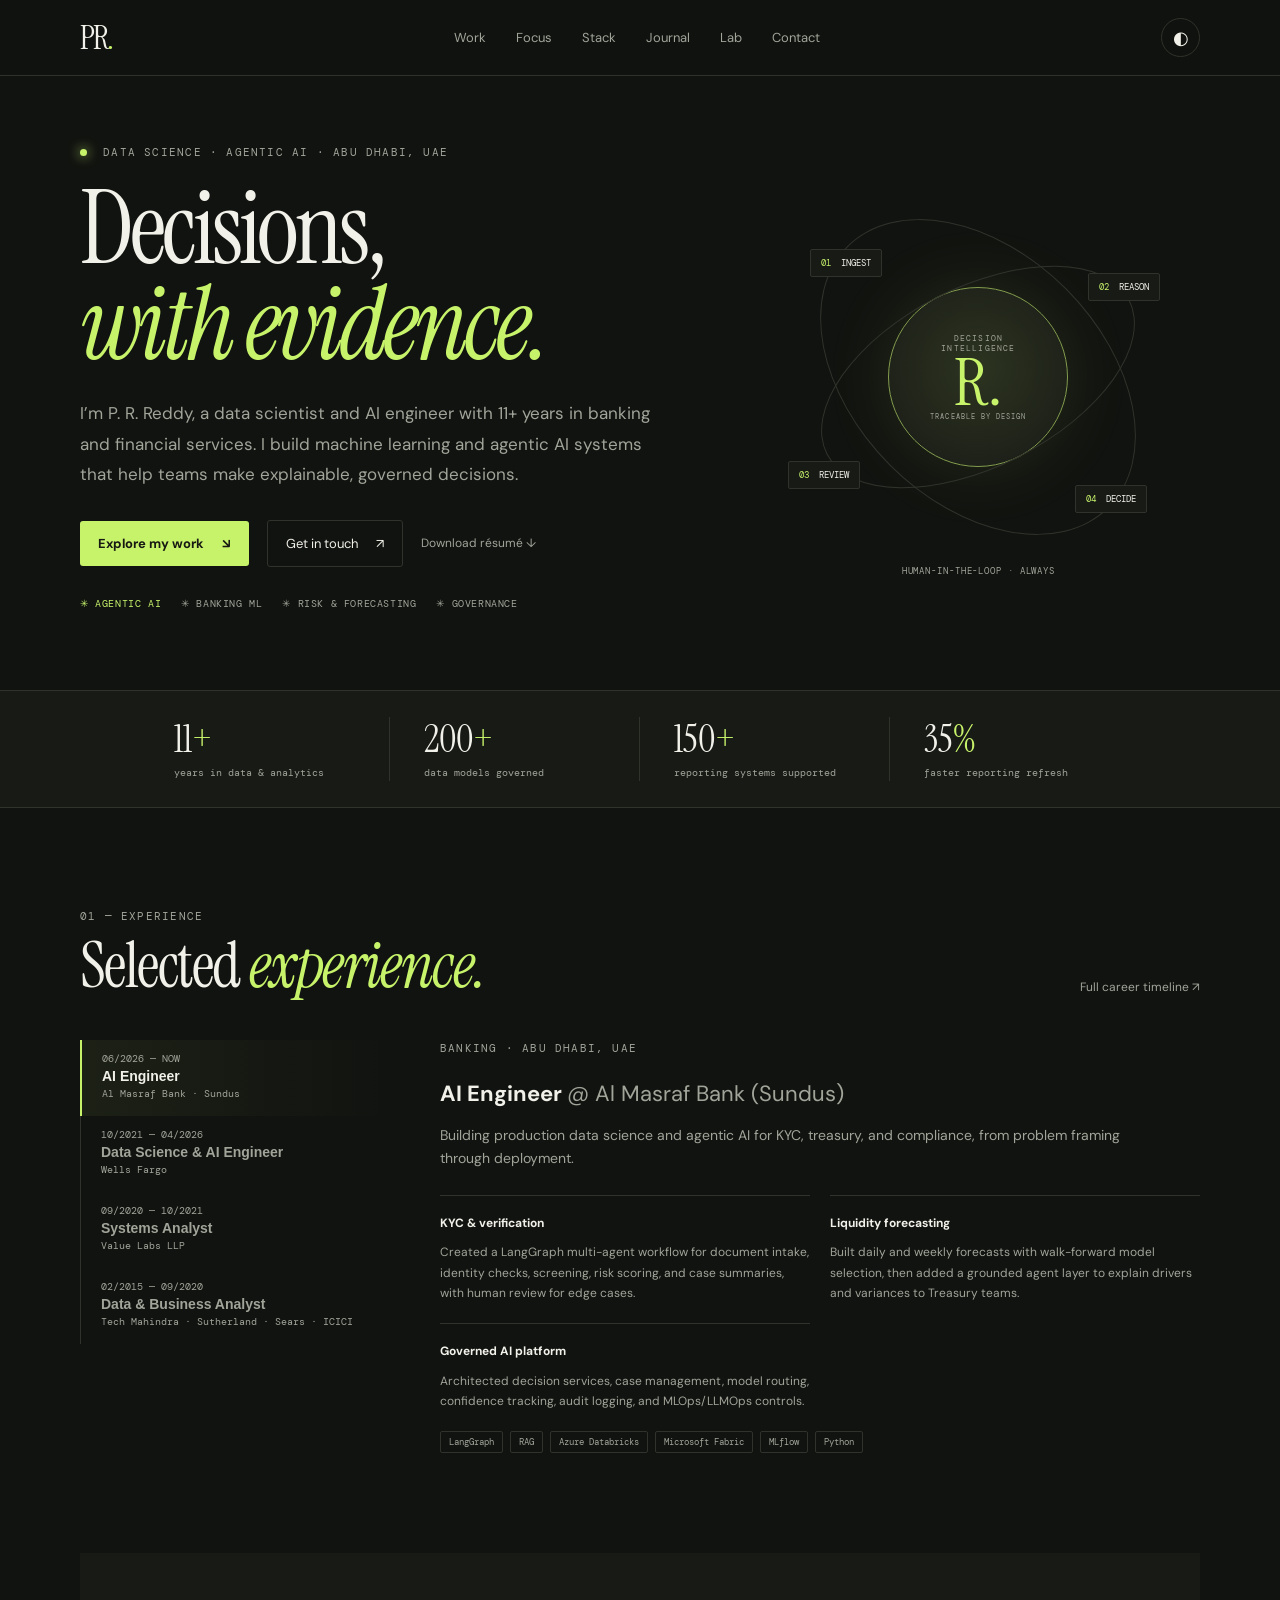
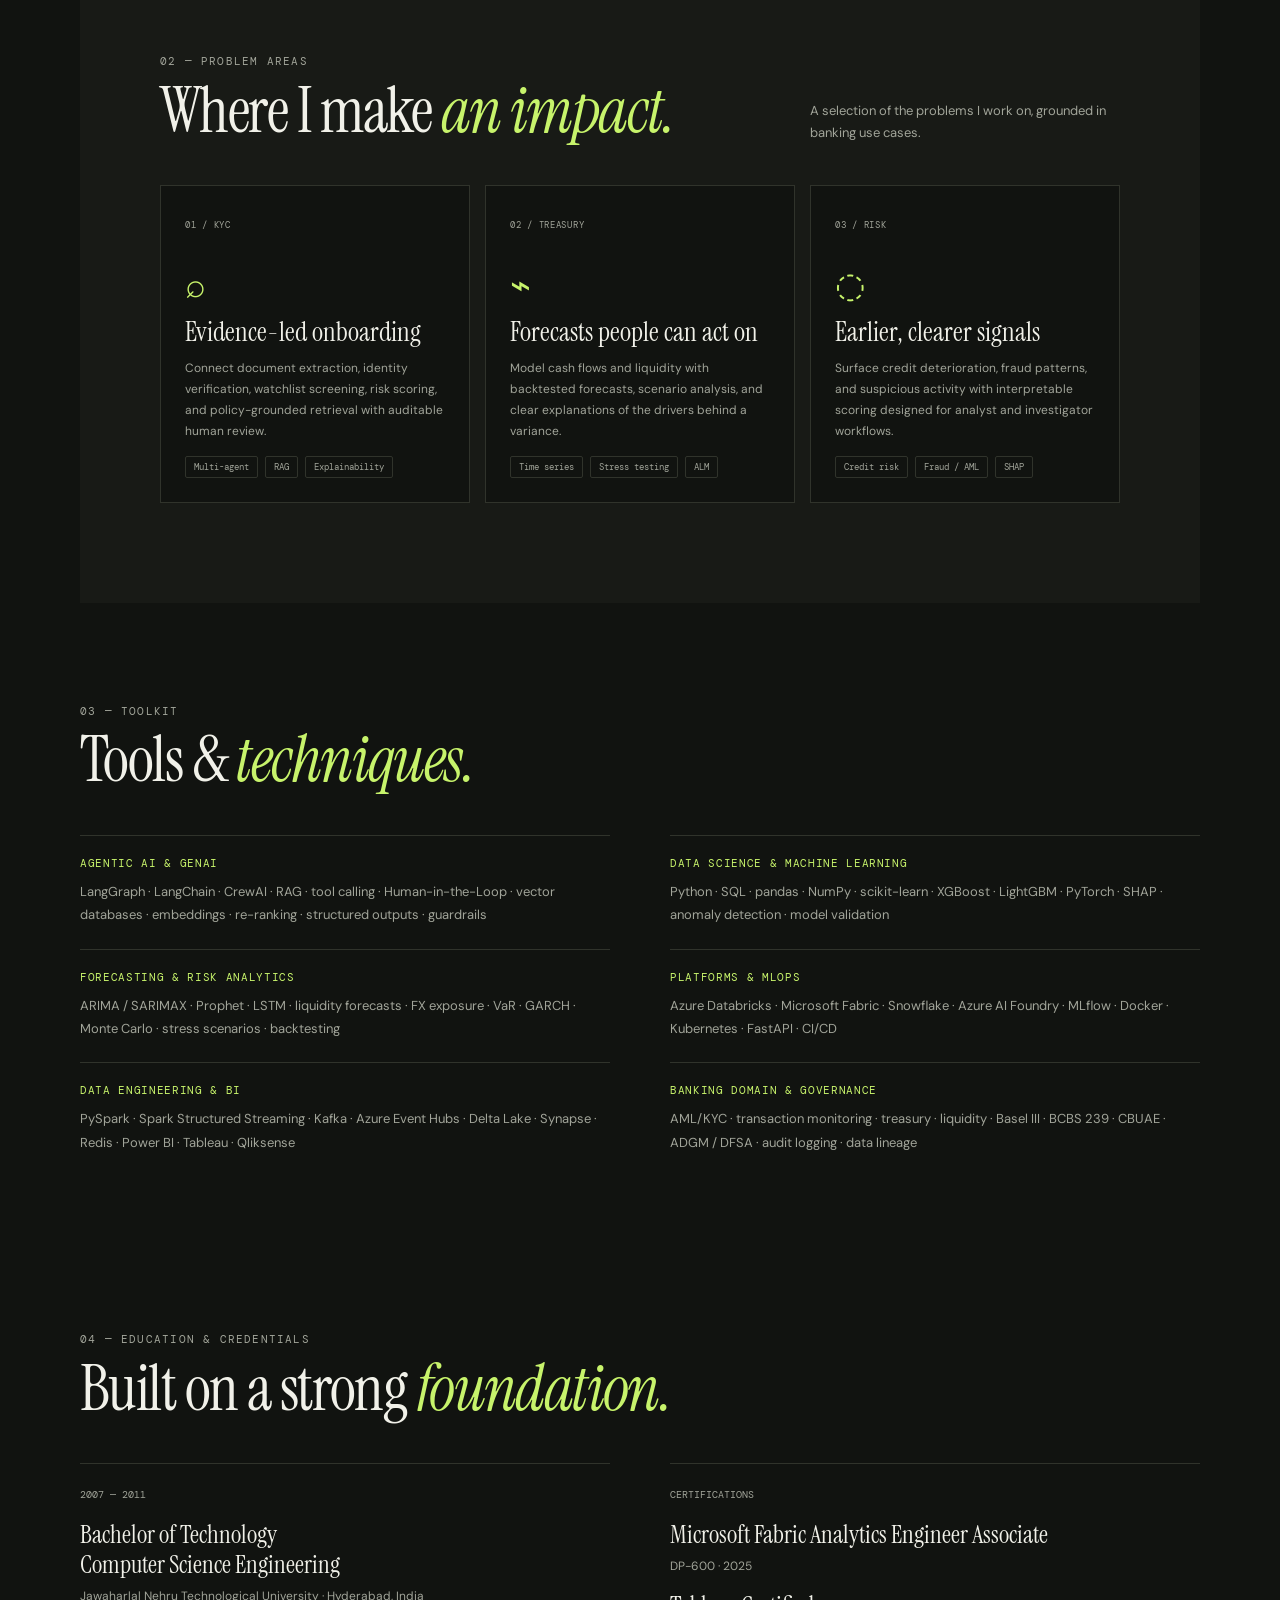
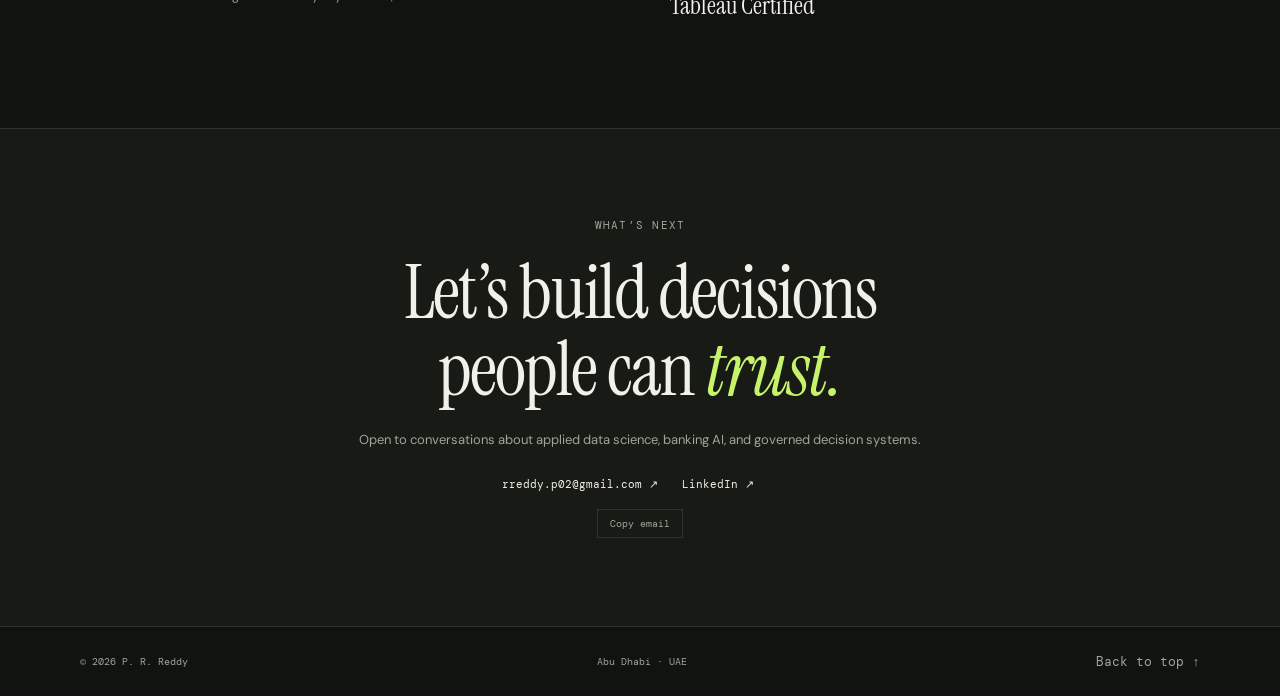
<file: index.html>
<!doctype html>
<html lang="en">
<head>
  <meta charset="utf-8"><meta name="viewport" content="width=device-width, initial-scale=1">
  <meta name="theme-color" content="#111310"><meta name="description" content="P. R. Reddy — Data Scientist and Agentic AI Engineer building governed AI and machine learning for banking and financial services.">
  <title>P. R. Reddy | Data Science & Agentic AI</title><link rel="icon" href="assets/favicon.svg" type="image/svg+xml"><link rel="stylesheet" href="styles.css"><script defer src="app.js"></script>
</head>
<body>
<a class="skip-link" href="#main">Skip to content</a>
<header class="site-header"><a class="wordmark" href="index.html#top" aria-label="P. R. Reddy home">PR<span>.</span></a><nav class="primary-nav" aria-label="Main navigation"><a href="#work">Work</a><a href="#projects">Focus</a><a href="#stack">Stack</a><a href="journal/">Journal</a><a href="lab/">Lab</a><a href="#contact">Contact</a></nav><button class="theme-toggle" id="theme-toggle" aria-label="Toggle light and dark theme" title="Toggle theme"><span aria-hidden="true">◐</span></button><button class="menu-toggle" aria-label="Open navigation" aria-expanded="false">☰</button></header>
<main id="main"><section class="hero section-wrap" id="top"><div class="hero-copy"><p class="eyebrow"><span class="status-dot"></span> DATA SCIENCE · AGENTIC AI · ABU DHABI, UAE</p><h1>Decisions,<br><em>with evidence.</em></h1><p class="hero-lede">I’m P. R. Reddy, a data scientist and AI engineer with 11+ years in banking and financial services. I build machine learning and agentic AI systems that help teams make explainable, governed decisions.</p><div class="hero-actions"><a class="button button-primary" href="#work">Explore my work <span>↘</span></a><a class="button button-quiet" href="#contact">Get in touch <span>↗</span></a><a class="text-link" href="assets/P-R-Reddy-Resume.docx" download>Download résumé ↓</a></div><div class="focus-strip"><span>✳ AGENTIC AI</span><span>✳ BANKING ML</span><span>✳ RISK & FORECASTING</span><span>✳ GOVERNANCE</span></div></div><div class="hero-art" aria-label="Illustration of a governed AI decision workflow"><div class="orbit orbit-one"></div><div class="orbit orbit-two"></div><div class="orbit-core"><span class="core-kicker">DECISION<br>INTELLIGENCE</span><span class="core-mark">R.</span><span class="core-foot">TRACEABLE BY DESIGN</span></div><div class="orbit-node node-a">01 <b>INGEST</b></div><div class="orbit-node node-b">02 <b>REASON</b></div><div class="orbit-node node-c">03 <b>REVIEW</b></div><div class="orbit-node node-d">04 <b>DECIDE</b></div><div class="art-caption">HUMAN-IN-THE-LOOP · ALWAYS</div></div></section>
<section class="metrics-band"><div><strong>11<span>+</span></strong><small>years in data & analytics</small></div><div><strong>200<span>+</span></strong><small>data models governed</small></div><div><strong>150<span>+</span></strong><small>reporting systems supported</small></div><div><strong>35<span>%</span></strong><small>faster reporting refresh</small></div></section>
<section class="section-wrap section-block" id="work"><div class="section-heading"><div><p class="eyebrow">01 — EXPERIENCE</p><h2>Selected <em>experience.</em></h2></div><a class="text-link" href="timeline/">Full career timeline ↗</a></div><div class="experience-layout"><div class="role-list" role="tablist" aria-label="Experience"><button class="role-tab is-active" role="tab" aria-selected="true" data-role="role-1"><small>06/2026 — NOW</small><b>AI Engineer</b><span>Al Masraf Bank · Sundus</span></button><button class="role-tab" role="tab" aria-selected="false" data-role="role-2"><small>10/2021 — 04/2026</small><b>Data Science & AI Engineer</b><span>Wells Fargo</span></button><button class="role-tab" role="tab" aria-selected="false" data-role="role-3"><small>09/2020 — 10/2021</small><b>Systems Analyst</b><span>Value Labs LLP</span></button><button class="role-tab" role="tab" aria-selected="false" data-role="role-4"><small>02/2015 — 09/2020</small><b>Data & Business Analyst</b><span>Tech Mahindra · Sutherland · Sears · ICICI</span></button></div>
<div class="role-panels"><article class="role-panel is-active" id="role-1" role="tabpanel"><p class="eyebrow">BANKING · ABU DHABI, UAE</p><h3>AI Engineer <span>@ Al Masraf Bank (Sundus)</span></h3><p class="panel-intro">Building production data science and agentic AI for KYC, treasury, and compliance, from problem framing through deployment.</p><div class="work-grid"><div><b>KYC & verification</b><p>Created a LangGraph multi-agent workflow for document intake, identity checks, screening, risk scoring, and case summaries, with human review for edge cases.</p></div><div><b>Liquidity forecasting</b><p>Built daily and weekly forecasts with walk-forward model selection, then added a grounded agent layer to explain drivers and variances to Treasury teams.</p></div><div><b>Governed AI platform</b><p>Architected decision services, case management, model routing, confidence tracking, audit logging, and MLOps/LLMOps controls.</p></div></div><p class="tag-row"><span>LangGraph</span><span>RAG</span><span>Azure Databricks</span><span>Microsoft Fabric</span><span>MLflow</span><span>Python</span></p></article>
<article class="role-panel" id="role-2" role="tabpanel" hidden><p class="eyebrow">COMMERCIAL BANKING & TREASURY · BENGALURU, INDIA</p><h3>Data Science & AI Engineer <span>@ Wells Fargo</span></h3><p class="panel-intro">Delivered analytics, risk models, and platform engineering for Commercial Banking and Treasury Management.</p><div class="work-grid"><div><b>Credit risk early warning</b><p>Built probability-of-default and early-warning models, validated with AUC/Gini, KS, PSI, and calibration checks, and added SHAP reason codes.</p></div><div><b>Attrition & propensity</b><p>Developed churn, deposit attrition, and treasury cross-sell models to prioritize relationship-manager outreach and measure campaign impact.</p></div><div><b>Data governance</b><p>Established governance across 200+ data models and 150+ reporting systems, connecting business stakeholders with engineering teams.</p></div></div><p class="tag-row"><span>Python</span><span>XGBoost</span><span>SHAP</span><span>Snowflake</span><span>Azure Databricks</span><span>Power BI</span></p></article>
<article class="role-panel" id="role-3" role="tabpanel" hidden><p class="eyebrow">FRAUD & AML · HYDERABAD, INDIA</p><h3>Systems Analyst <span>@ Value Labs LLP</span></h3><p class="panel-intro">Built real-time fraud prevention and AML monitoring analytics for financial services.</p><div class="work-grid"><div><b>Real-time fraud</b><p>Developed Kafka and Spark Structured Streaming transaction scoring, combining behavioral features, ML, rules, and low-latency Redis lookups.</p></div><div><b>AML monitoring</b><p>Applied anomaly detection, graph analytics, and behavioral segmentation to identify suspicious patterns and prioritize alerts.</p></div><div><b>Modernization</b><p>Led reporting migration to cloud-native architecture, reducing refresh time by 35%; built quality-validated datasets for analytics and ML.</p></div></div><p class="tag-row"><span>Kafka</span><span>Spark</span><span>FastAPI</span><span>NetworkX</span><span>Isolation Forest</span><span>Power BI</span></p></article>
<article class="role-panel" id="role-4" role="tabpanel" hidden><p class="eyebrow">DATA ANALYTICS · INDIA</p><h3>Data & Business Analyst <span>@ earlier roles</span></h3><p class="panel-intro">Built a foundation in regulatory reporting, data integration, analytics, and automation across banking, retail, and technology.</p><div class="work-grid"><div><b>ICICI Bank · Data Analyst</b><p>Developed AML/KYC and Basel III reporting datasets with audit-ready controls and supported regulatory submissions and audits.</p></div><div><b>Tech Mahindra · Senior Business Analyst</b><p>Architected an Azure Synapse warehouse consolidation and defined data quality and governance standards.</p></div><div><b>Sutherland · Sears</b><p>Automated document workflows, reducing manual effort by 40%, and delivered datasets and data quality checks for business teams.</p></div></div><p class="tag-row"><span>SQL</span><span>Azure Synapse</span><span>BigQuery</span><span>Vertica</span><span>ETL</span><span>Regulatory reporting</span></p></article></div></div></section>
<section class="section-wrap section-block section-tint" id="projects"><div class="section-heading"><div><p class="eyebrow">02 — PROBLEM AREAS</p><h2>Where I make <em>an impact.</em></h2></div><p class="section-note">A selection of the problems I work on, grounded in banking use cases.</p></div><div class="card-grid"><article class="feature-card"><span class="card-index">01 / KYC</span><div class="card-symbol">⌕</div><h3>Evidence-led onboarding</h3><p>Connect document extraction, identity verification, watchlist screening, risk scoring, and policy-grounded retrieval with auditable human review.</p><div class="tag-row"><span>Multi-agent</span><span>RAG</span><span>Explainability</span></div></article><article class="feature-card"><span class="card-index">02 / TREASURY</span><div class="card-symbol">⌁</div><h3>Forecasts people can act on</h3><p>Model cash flows and liquidity with backtested forecasts, scenario analysis, and clear explanations of the drivers behind a variance.</p><div class="tag-row"><span>Time series</span><span>Stress testing</span><span>ALM</span></div></article><article class="feature-card"><span class="card-index">03 / RISK</span><div class="card-symbol">◌</div><h3>Earlier, clearer signals</h3><p>Surface credit deterioration, fraud patterns, and suspicious activity with interpretable scoring designed for analyst and investigator workflows.</p><div class="tag-row"><span>Credit risk</span><span>Fraud / AML</span><span>SHAP</span></div></article></div></section>
<section class="section-wrap section-block" id="stack"><div class="section-heading"><div><p class="eyebrow">03 — TOOLKIT</p><h2>Tools & <em>techniques.</em></h2></div></div><div class="skills-grid"><article><h3>Agentic AI & GenAI</h3><p>LangGraph · LangChain · CrewAI · RAG · tool calling · Human-in-the-Loop · vector databases · embeddings · re-ranking · structured outputs · guardrails</p></article><article><h3>Data science & machine learning</h3><p>Python · SQL · pandas · NumPy · scikit-learn · XGBoost · LightGBM · PyTorch · SHAP · anomaly detection · model validation</p></article><article><h3>Forecasting & risk analytics</h3><p>ARIMA / SARIMAX · Prophet · LSTM · liquidity forecasts · FX exposure · VaR · GARCH · Monte Carlo · stress scenarios · backtesting</p></article><article><h3>Platforms & MLOps</h3><p>Azure Databricks · Microsoft Fabric · Snowflake · Azure AI Foundry · MLflow · Docker · Kubernetes · FastAPI · CI/CD</p></article><article><h3>Data engineering & BI</h3><p>PySpark · Spark Structured Streaming · Kafka · Azure Event Hubs · Delta Lake · Synapse · Redis · Power BI · Tableau · Qliksense</p></article><article><h3>Banking domain & governance</h3><p>AML/KYC · transaction monitoring · treasury · liquidity · Basel III · BCBS 239 · CBUAE · ADGM / DFSA · audit logging · data lineage</p></article></div></section>
<section class="section-wrap section-block education-block"><div class="section-heading"><div><p class="eyebrow">04 — EDUCATION & CREDENTIALS</p><h2>Built on a strong <em>foundation.</em></h2></div></div><div class="education-grid"><article><span>2007 — 2011</span><h3>Bachelor of Technology<br>Computer Science Engineering</h3><p>Jawaharlal Nehru Technological University · Hyderabad, India</p></article><article><span>CERTIFICATIONS</span><h3>Microsoft Fabric Analytics Engineer Associate</h3><p>DP-600 · 2025</p><h3>Tableau Certified</h3></article></div></section>
<section class="contact-section" id="contact"><div class="section-wrap contact-inner"><p class="eyebrow">WHAT’S NEXT</p><h2>Let’s build decisions<br>people can <em>trust.</em></h2><p>Open to conversations about applied data science, banking AI, and governed decision systems.</p><div class="contact-links"><a href="mailto:rreddy.p02@gmail.com">rreddy.p02@gmail.com ↗</a><a href="https://linkedin.com/in/rrpat" target="_blank" rel="noopener">LinkedIn ↗</a><a href="tel:"></a></div><button class="copy-email" id="copy-email" data-email="rreddy.p02@gmail.com">Copy email</button></div></section>
</main><footer class="site-footer"><span>© <span id="year">2026</span> P. R. Reddy</span><span>Abu Dhabi · UAE</span><a href="#top">Back to top ↑</a></footer>
</body></html>
</file>
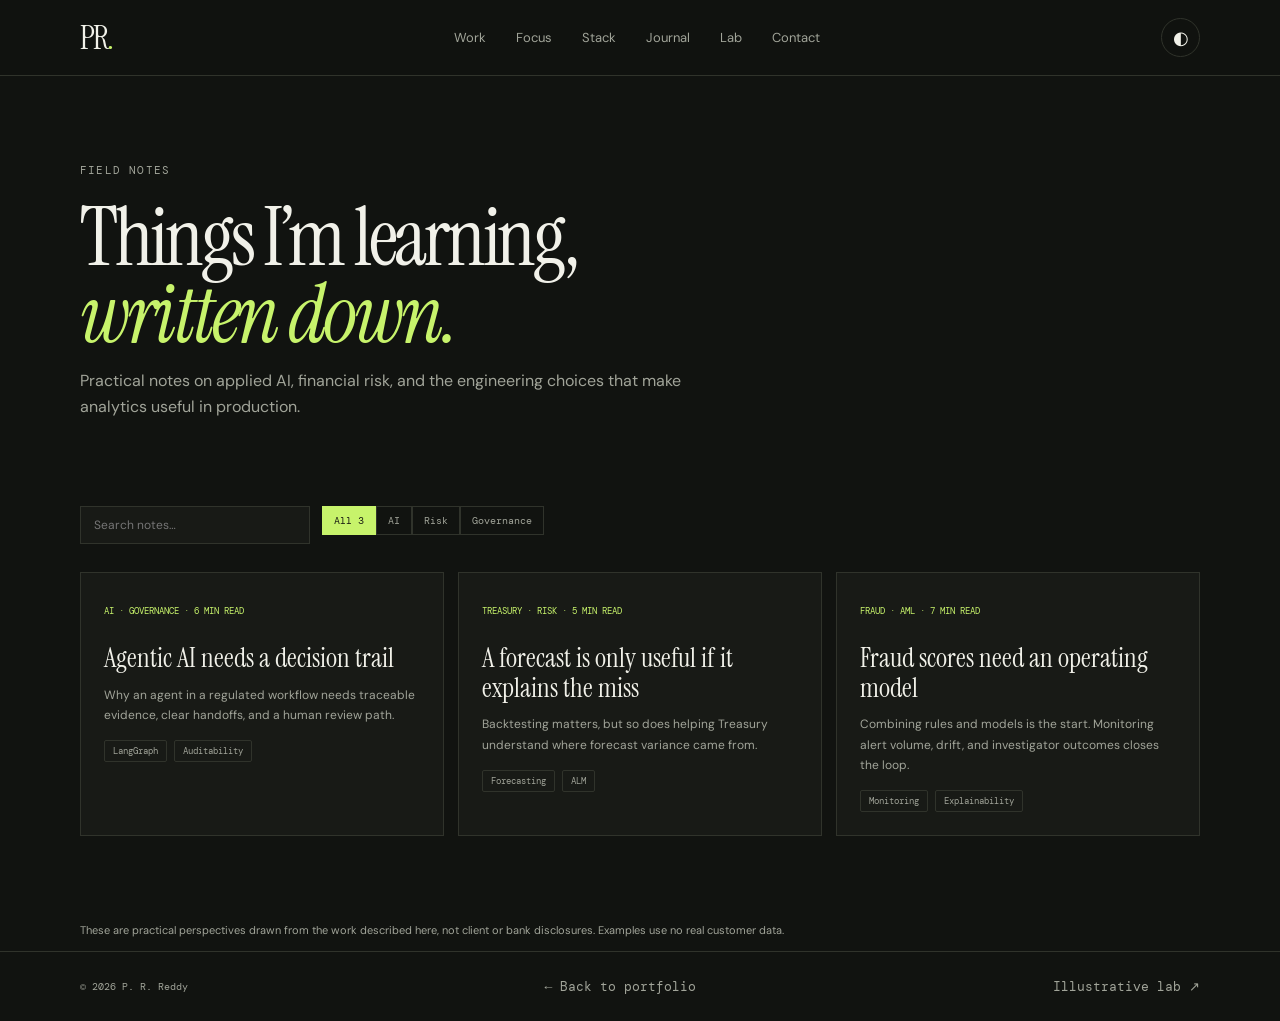
<file: journal/index.html>
<!doctype html><html lang="en"><head><meta charset="utf-8"><meta name="viewport" content="width=device-width,initial-scale=1"><meta name="description" content="Field notes on AI, machine learning, banking risk, and model governance."><title>Field notes | P. R. Reddy</title><link rel="icon" href="../assets/favicon.svg"><link rel="stylesheet" href="../styles.css"><script defer src="../app.js"></script></head><body><header class="site-header"><a class="wordmark" href="../index.html#top">PR<span>.</span></a><nav class="primary-nav"><a href="../index.html#work">Work</a><a href="../index.html#projects">Focus</a><a href="../index.html#stack">Stack</a><a href="./">Journal</a><a href="../lab/">Lab</a><a href="../index.html#contact">Contact</a></nav><button class="theme-toggle" id="theme-toggle" aria-label="Toggle light and dark theme">◐</button><button class="menu-toggle" aria-label="Open navigation" aria-expanded="false">☰</button></header><main class="section-wrap"><div class="page-hero"><p class="eyebrow">FIELD NOTES</p><h1>Things I’m learning,<br><em>written down.</em></h1><p>Practical notes on applied AI, financial risk, and the engineering choices that make analytics useful in production.</p></div><div class="journal-tools"><input id="journal-search" type="search" placeholder="Search notes…" aria-label="Search notes"><div class="filter-row"><button class="filter-button active" data-filter="all">All 3</button><button class="filter-button" data-filter="ai">AI</button><button class="filter-button" data-filter="risk">Risk</button><button class="filter-button" data-filter="governance">Governance</button></div></div><div class="journal-grid"><a class="journal-card" href="governed-agents.html" data-tags="ai governance"><small>AI · GOVERNANCE · 6 MIN READ</small><h2>Agentic AI needs a decision trail</h2><p>Why an agent in a regulated workflow needs traceable evidence, clear handoffs, and a human review path.</p><div class="tag-row"><span>LangGraph</span><span>Auditability</span></div></a><a class="journal-card" href="liquidity-forecasting.html" data-tags="risk ai"><small>TREASURY · RISK · 5 MIN READ</small><h2>A forecast is only useful if it explains the miss</h2><p>Backtesting matters, but so does helping Treasury understand where forecast variance came from.</p><div class="tag-row"><span>Forecasting</span><span>ALM</span></div></a><a class="journal-card" href="fraud-monitoring.html" data-tags="risk governance"><small>FRAUD · AML · 7 MIN READ</small><h2>Fraud scores need an operating model</h2><p>Combining rules and models is the start. Monitoring alert volume, drift, and investigator outcomes closes the loop.</p><div class="tag-row"><span>Monitoring</span><span>Explainability</span></div></a></div><p class="empty-state" id="empty-state" hidden>No notes match that search. Try a different term or tag.</p><p class="footnote">These are practical perspectives drawn from the work described here, not client or bank disclosures. Examples use no real customer data.</p></main><footer class="site-footer"><span>© <span id="year">2026</span> P. R. Reddy</span><a href="../index.html">← Back to portfolio</a><a href="../lab/">Illustrative lab ↗</a></footer></body></html>
</file>
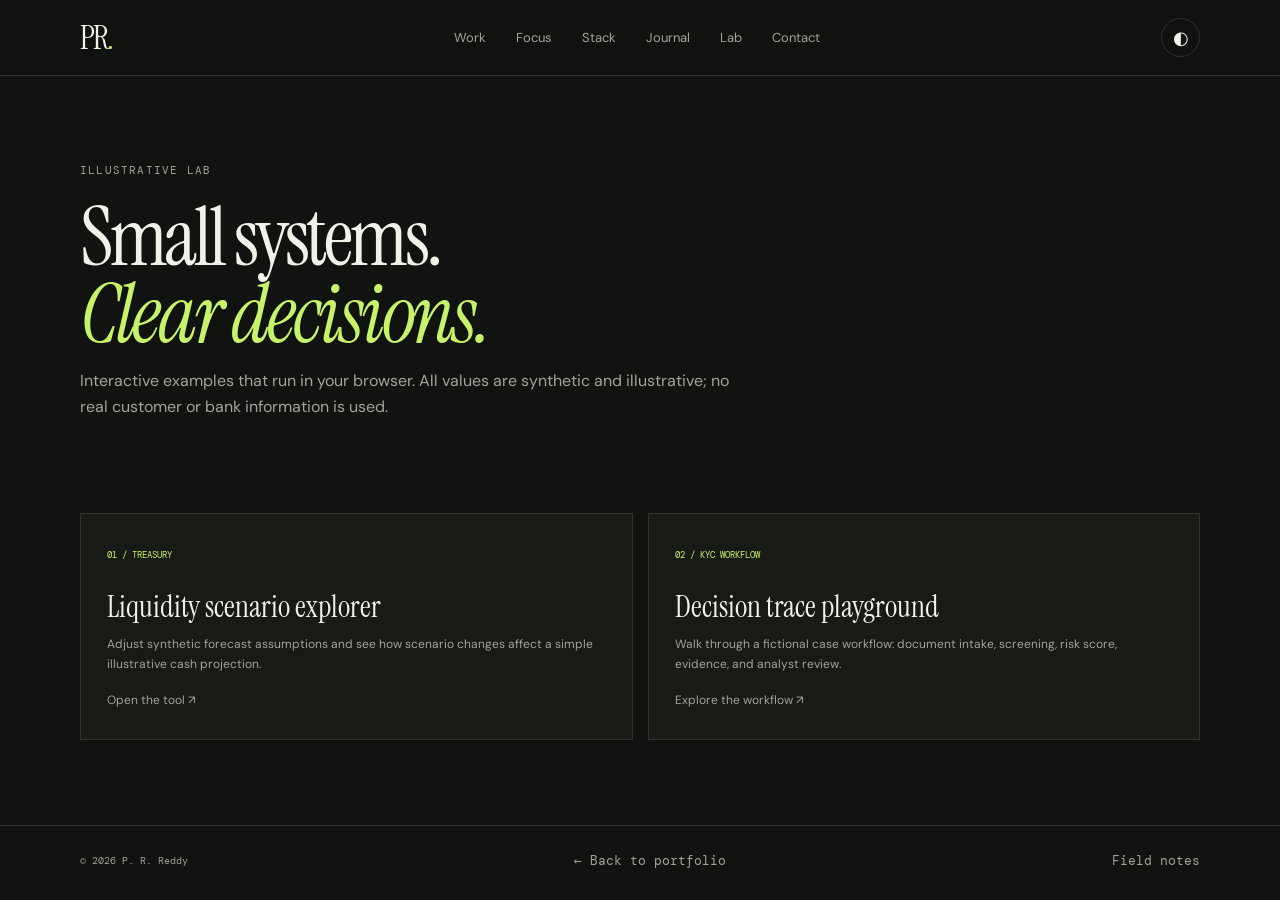
<file: lab/index.html>
<!doctype html><html lang="en"><head><meta charset="utf-8"><meta name="viewport" content="width=device-width,initial-scale=1"><title>Illustrative lab | P. R. Reddy</title><link rel="stylesheet" href="../styles.css"><script defer src="../app.js"></script></head><body><header class="site-header"><a class="wordmark" href="../index.html">PR<span>.</span></a><nav class="primary-nav"><a href="../index.html#work">Work</a><a href="../index.html#projects">Focus</a><a href="../index.html#stack">Stack</a><a href="../journal/">Journal</a><a href="./">Lab</a><a href="../index.html#contact">Contact</a></nav><button class="theme-toggle" id="theme-toggle" aria-label="Toggle light and dark theme">◐</button><button class="menu-toggle" aria-label="Open navigation" aria-expanded="false">☰</button></header><main class="section-wrap"><div class="page-hero"><p class="eyebrow">ILLUSTRATIVE LAB</p><h1>Small systems.<br><em>Clear decisions.</em></h1><p>Interactive examples that run in your browser. All values are synthetic and illustrative; no real customer or bank information is used.</p></div><div class="lab-grid"><a class="lab-card" href="tools/"><small>01 / TREASURY</small><h2>Liquidity scenario explorer</h2><p>Adjust synthetic forecast assumptions and see how scenario changes affect a simple illustrative cash projection.</p><span class="text-link">Open the tool ↗</span></a><a class="lab-card" href="playground/"><small>02 / KYC WORKFLOW</small><h2>Decision trace playground</h2><p>Walk through a fictional case workflow: document intake, screening, risk score, evidence, and analyst review.</p><span class="text-link">Explore the workflow ↗</span></a></div></main><footer class="site-footer"><span>© <span id="year">2026</span> P. R. Reddy</span><a href="../index.html">← Back to portfolio</a><a href="../journal/">Field notes</a></footer></body></html>
</file>
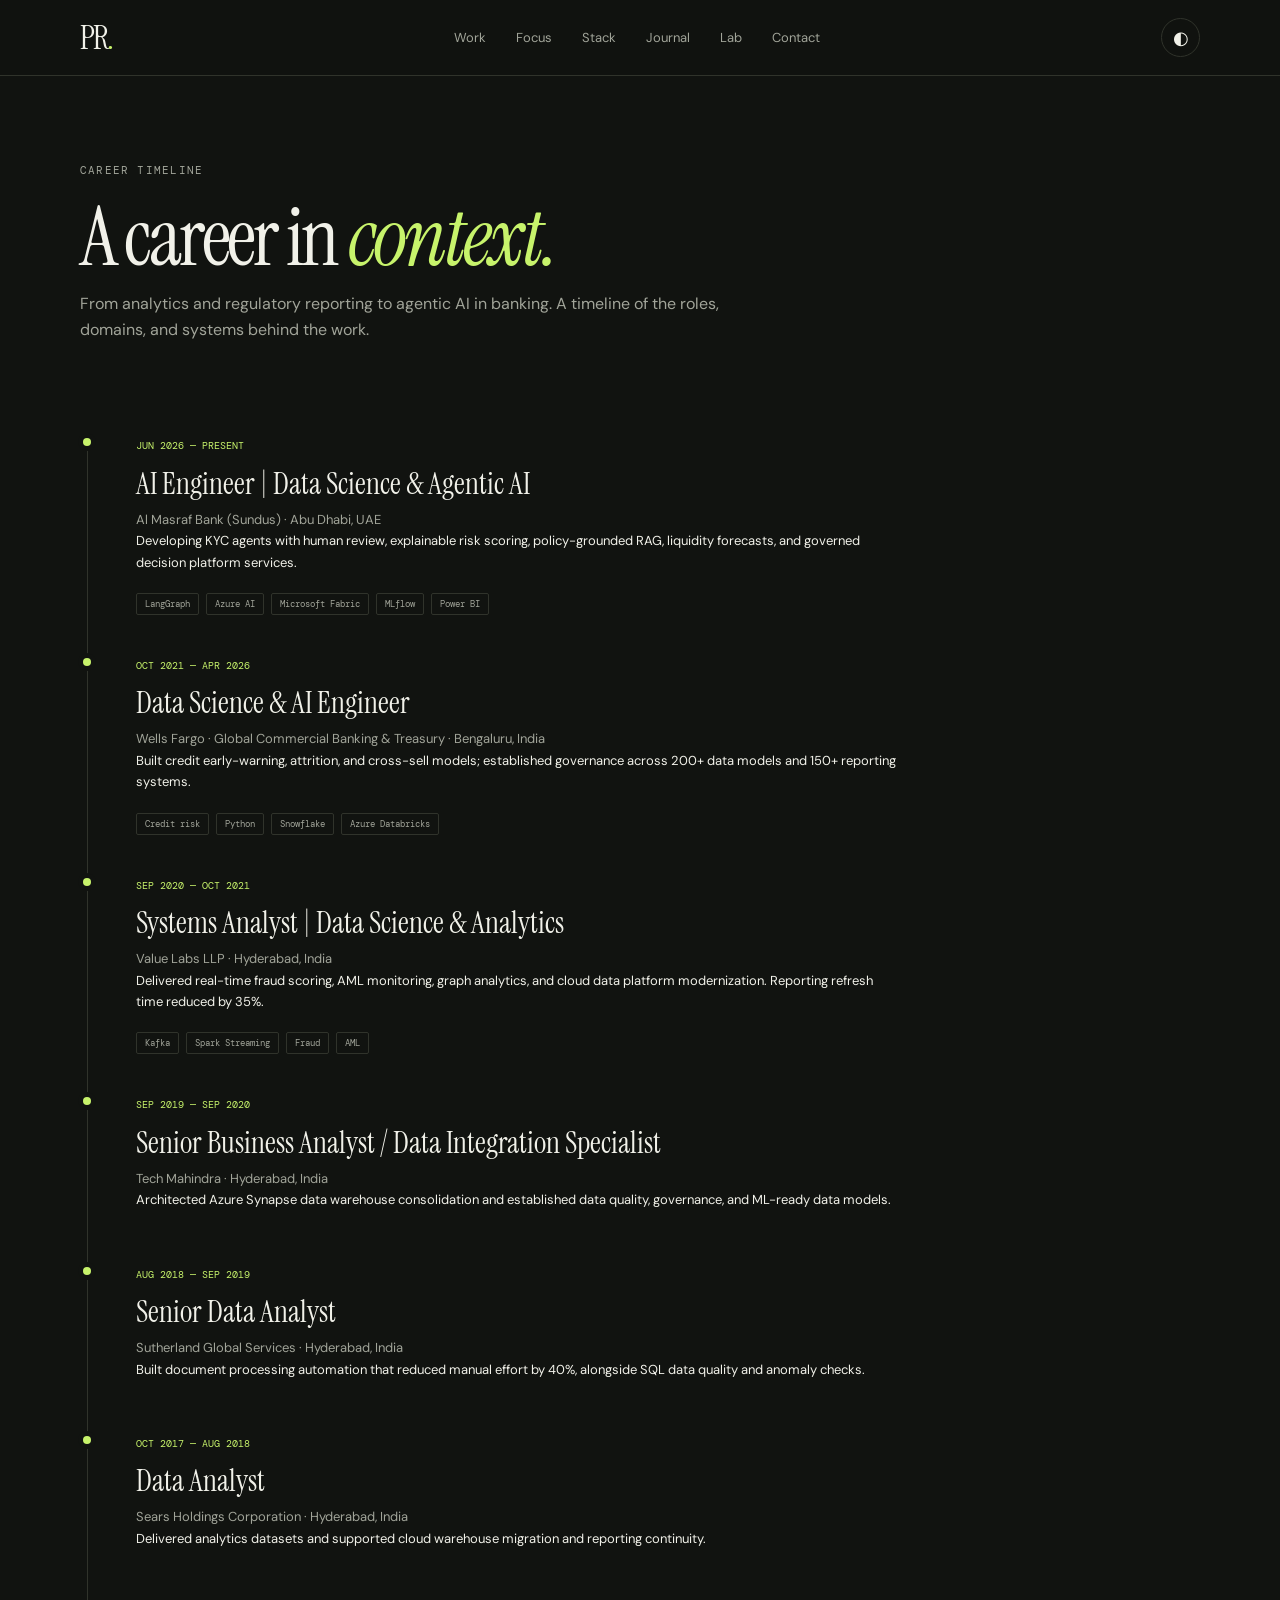
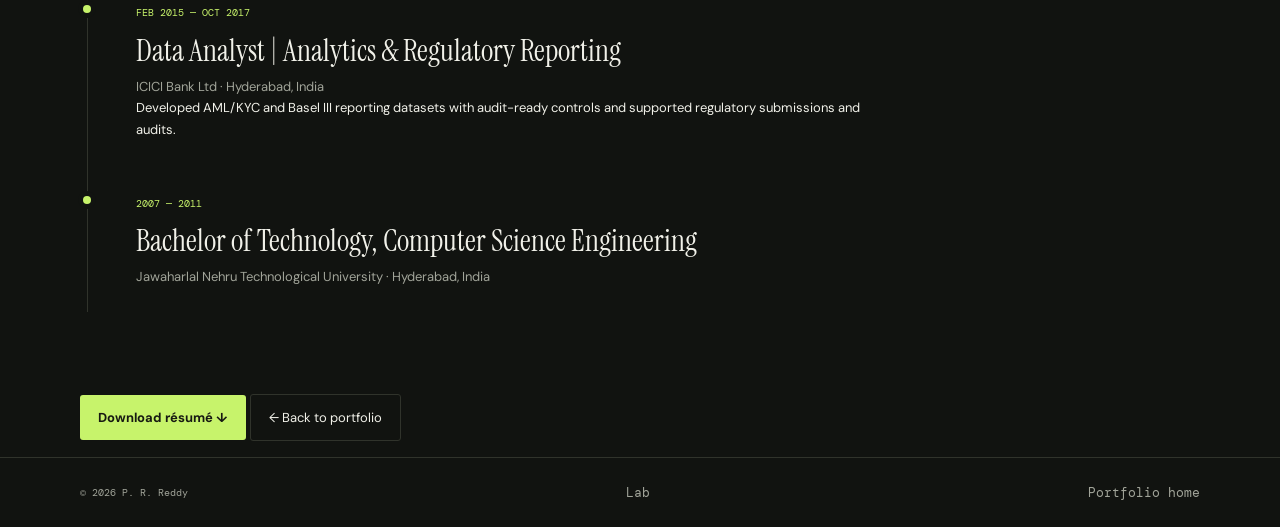
<file: timeline/index.html>
<!doctype html><html lang="en"><head><meta charset="utf-8"><meta name="viewport" content="width=device-width,initial-scale=1"><meta name="description" content="Career timeline for P. R. Reddy, data scientist and AI engineer."><title>Career timeline | P. R. Reddy</title><link rel="icon" href="../assets/favicon.svg"><link rel="stylesheet" href="../styles.css"><script defer src="../app.js"></script></head><body><header class="site-header"><a class="wordmark" href="../index.html#top">PR<span>.</span></a><nav class="primary-nav"><a href="../index.html#work">Work</a><a href="../index.html#projects">Focus</a><a href="../index.html#stack">Stack</a><a href="../journal/">Journal</a><a href="../lab/">Lab</a><a href="../index.html#contact">Contact</a></nav><button class="theme-toggle" id="theme-toggle" aria-label="Toggle light and dark theme">◐</button><button class="menu-toggle" aria-label="Open navigation" aria-expanded="false">☰</button></header><main class="section-wrap"><div class="page-hero"><p class="eyebrow">CAREER TIMELINE</p><h1>A career in <em>context.</em></h1><p>From analytics and regulatory reporting to agentic AI in banking. A timeline of the roles, domains, and systems behind the work.</p></div><div class="timeline-list"><article class="timeline-entry"><time>JUN 2026 — PRESENT</time><h2>AI Engineer | Data Science & Agentic AI</h2><div class="org">Al Masraf Bank (Sundus) · Abu Dhabi, UAE</div><p>Developing KYC agents with human review, explainable risk scoring, policy-grounded RAG, liquidity forecasts, and governed decision platform services.</p><div class="tag-row"><span>LangGraph</span><span>Azure AI</span><span>Microsoft Fabric</span><span>MLflow</span><span>Power BI</span></div></article><article class="timeline-entry"><time>OCT 2021 — APR 2026</time><h2>Data Science & AI Engineer</h2><div class="org">Wells Fargo · Global Commercial Banking & Treasury · Bengaluru, India</div><p>Built credit early-warning, attrition, and cross-sell models; established governance across 200+ data models and 150+ reporting systems.</p><div class="tag-row"><span>Credit risk</span><span>Python</span><span>Snowflake</span><span>Azure Databricks</span></div></article><article class="timeline-entry"><time>SEP 2020 — OCT 2021</time><h2>Systems Analyst | Data Science & Analytics</h2><div class="org">Value Labs LLP · Hyderabad, India</div><p>Delivered real-time fraud scoring, AML monitoring, graph analytics, and cloud data platform modernization. Reporting refresh time reduced by 35%.</p><div class="tag-row"><span>Kafka</span><span>Spark Streaming</span><span>Fraud</span><span>AML</span></div></article><article class="timeline-entry"><time>SEP 2019 — SEP 2020</time><h2>Senior Business Analyst / Data Integration Specialist</h2><div class="org">Tech Mahindra · Hyderabad, India</div><p>Architected Azure Synapse data warehouse consolidation and established data quality, governance, and ML-ready data models.</p></article><article class="timeline-entry"><time>AUG 2018 — SEP 2019</time><h2>Senior Data Analyst</h2><div class="org">Sutherland Global Services · Hyderabad, India</div><p>Built document processing automation that reduced manual effort by 40%, alongside SQL data quality and anomaly checks.</p></article><article class="timeline-entry"><time>OCT 2017 — AUG 2018</time><h2>Data Analyst</h2><div class="org">Sears Holdings Corporation · Hyderabad, India</div><p>Delivered analytics datasets and supported cloud warehouse migration and reporting continuity.</p></article><article class="timeline-entry"><time>FEB 2015 — OCT 2017</time><h2>Data Analyst | Analytics & Regulatory Reporting</h2><div class="org">ICICI Bank Ltd · Hyderabad, India</div><p>Developed AML/KYC and Basel III reporting datasets with audit-ready controls and supported regulatory submissions and audits.</p></article><article class="timeline-entry"><time>2007 — 2011</time><h2>Bachelor of Technology, Computer Science Engineering</h2><div class="org">Jawaharlal Nehru Technological University · Hyderabad, India</div></article></div><p><a class="button button-primary" href="../assets/P-R-Reddy-Resume.docx" download>Download résumé ↓</a> <a class="button button-quiet" href="../index.html#work">← Back to portfolio</a></p></main><footer class="site-footer"><span>© <span id="year">2026</span> P. R. Reddy</span><a href="../lab/">Lab</a><a href="../index.html">Portfolio home</a></footer></body></html>
</file>
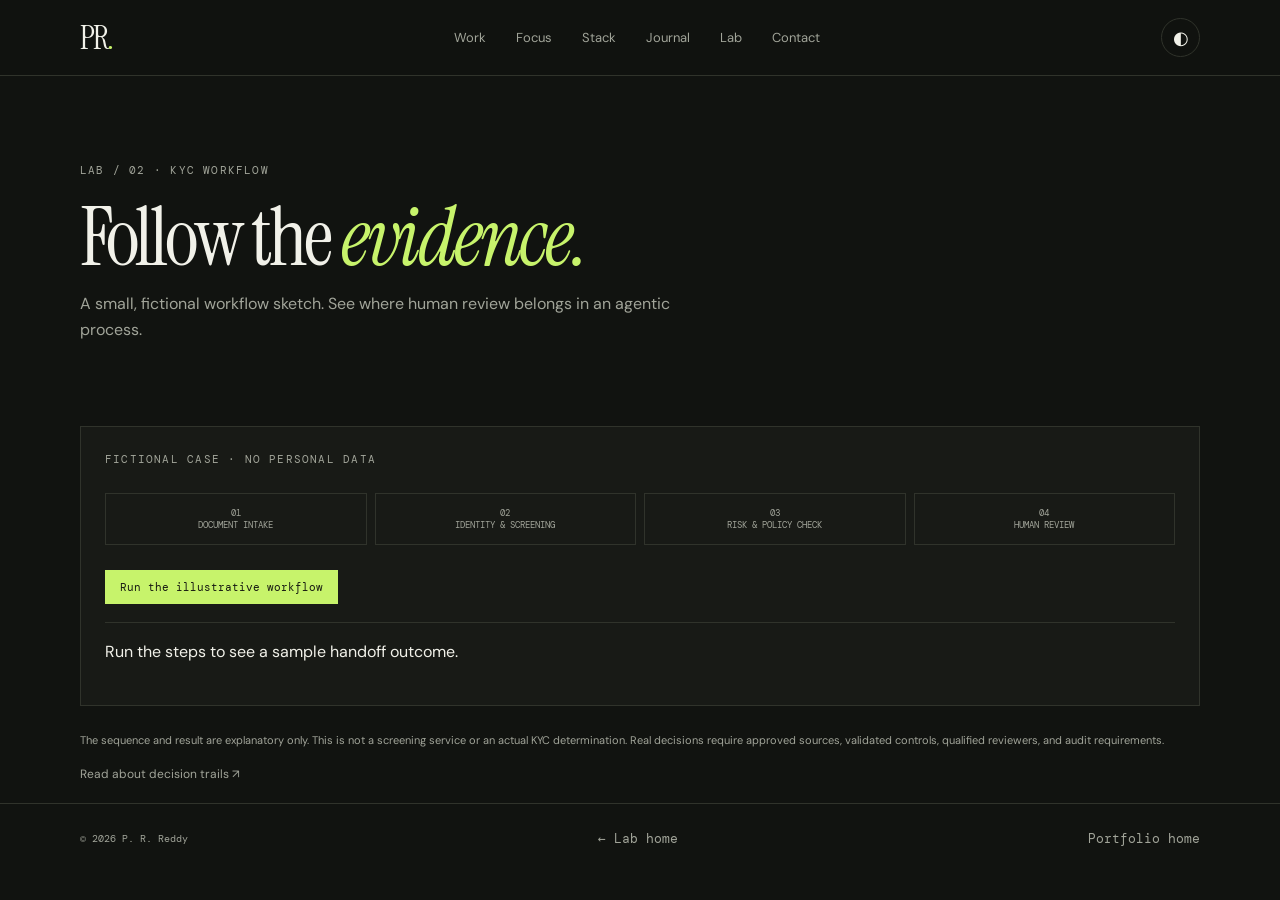
<file: lab/playground/index.html>
<!doctype html><html lang="en"><head><meta charset="utf-8"><meta name="viewport" content="width=device-width,initial-scale=1"><title>Decision trace playground | P. R. Reddy</title><link rel="stylesheet" href="../../styles.css"><script defer src="../../app.js"></script></head><body><header class="site-header"><a class="wordmark" href="../../index.html">PR<span>.</span></a><nav class="primary-nav"><a href="../../index.html#work">Work</a><a href="../../index.html#projects">Focus</a><a href="../../index.html#stack">Stack</a><a href="../../journal/">Journal</a><a href="../">Lab</a><a href="../../index.html#contact">Contact</a></nav><button class="theme-toggle" id="theme-toggle" aria-label="Toggle light and dark theme">◐</button><button class="menu-toggle" aria-label="Open navigation" aria-expanded="false">☰</button></header><main class="section-wrap"><div class="page-hero"><p class="eyebrow">LAB / 02 · KYC WORKFLOW</p><h1>Follow the <em>evidence.</em></h1><p>A small, fictional workflow sketch. See where human review belongs in an agentic process.</p></div><div class="demo-panel"><p class="eyebrow">FICTIONAL CASE · NO PERSONAL DATA</p><div class="step-row"><div class="step-node">01<br>DOCUMENT INTAKE</div><div class="step-node">02<br>IDENTITY & SCREENING</div><div class="step-node">03<br>RISK & POLICY CHECK</div><div class="step-node">04<br>HUMAN REVIEW</div></div><button class="play-button" id="run-flow">Run the illustrative workflow</button><p class="demo-result" id="flow-result" aria-live="polite">Run the steps to see a sample handoff outcome.</p></div><p class="demo-note">The sequence and result are explanatory only. This is not a screening service or an actual KYC determination. Real decisions require approved sources, validated controls, qualified reviewers, and audit requirements.</p><p><a class="text-link" href="../../journal/governed-agents.html">Read about decision trails ↗</a></p></main><footer class="site-footer"><span>© <span id="year">2026</span> P. R. Reddy</span><a href="../">← Lab home</a><a href="../../index.html">Portfolio home</a></footer></body></html>
</file>
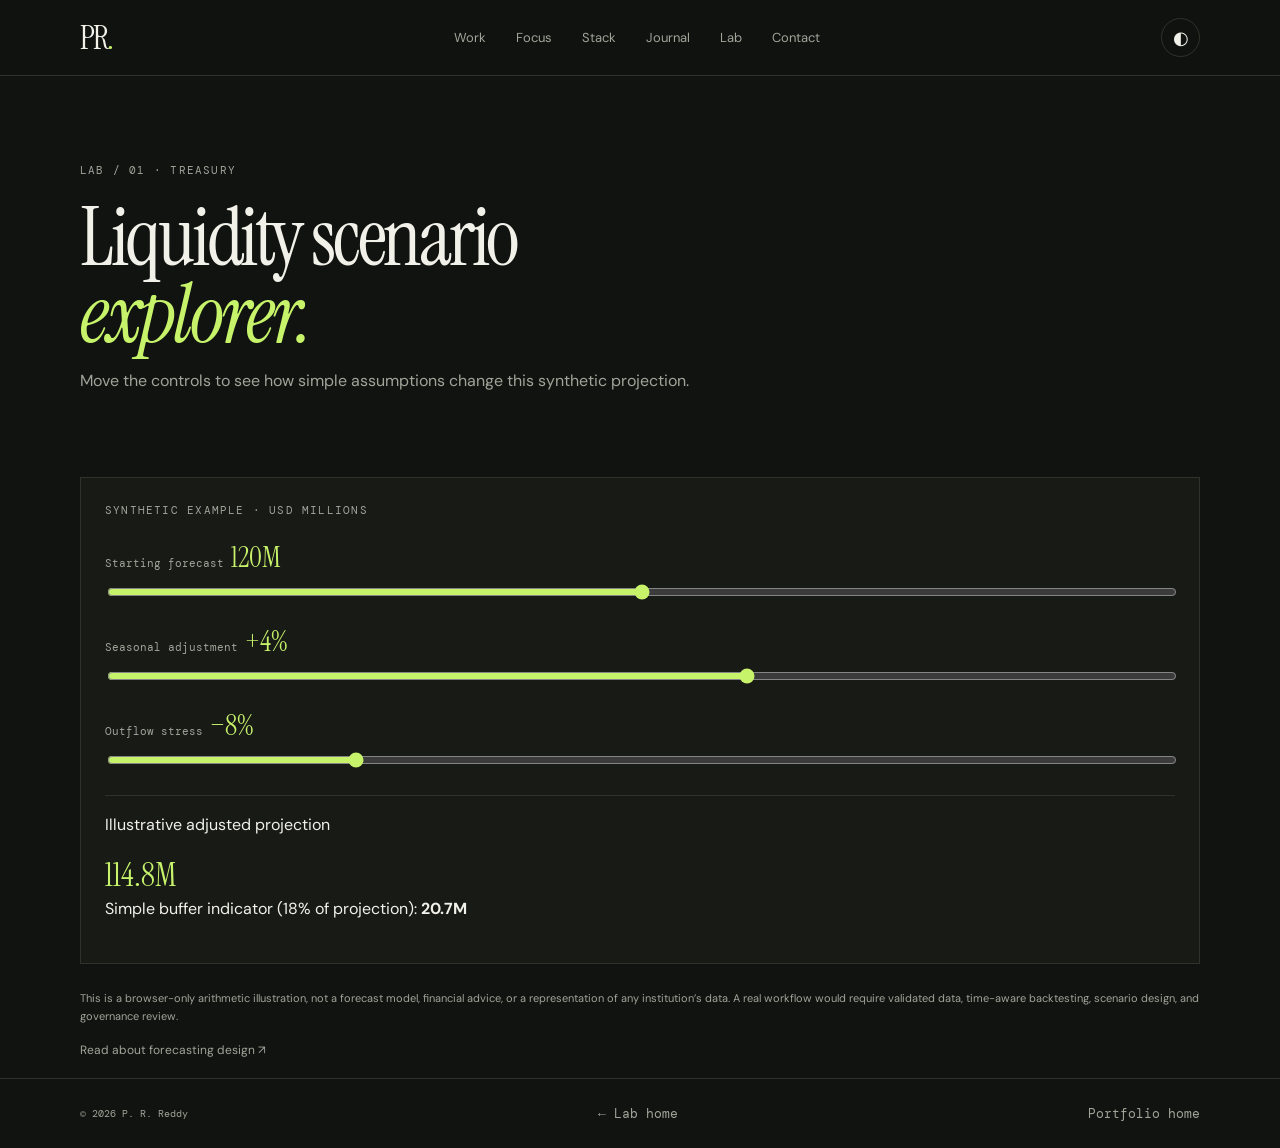
<file: lab/tools/index.html>
<!doctype html><html lang="en"><head><meta charset="utf-8"><meta name="viewport" content="width=device-width,initial-scale=1"><title>Liquidity scenario explorer | P. R. Reddy</title><link rel="stylesheet" href="../../styles.css"><script defer src="../../app.js"></script></head><body><header class="site-header"><a class="wordmark" href="../../index.html">PR<span>.</span></a><nav class="primary-nav"><a href="../../index.html#work">Work</a><a href="../../index.html#projects">Focus</a><a href="../../index.html#stack">Stack</a><a href="../../journal/">Journal</a><a href="../">Lab</a><a href="../../index.html#contact">Contact</a></nav><button class="theme-toggle" id="theme-toggle" aria-label="Toggle light and dark theme">◐</button><button class="menu-toggle" aria-label="Open navigation" aria-expanded="false">☰</button></header><main class="section-wrap"><div class="page-hero"><p class="eyebrow">LAB / 01 · TREASURY</p><h1>Liquidity scenario<br><em>explorer.</em></h1><p>Move the controls to see how simple assumptions change this synthetic projection.</p></div><div class="demo-panel" id="forecast-demo"><p class="eyebrow">SYNTHETIC EXAMPLE · USD MILLIONS</p><label for="cash-base">Starting forecast <span class="demo-value" id="cash-base-value"></span></label><input id="cash-base" type="range" min="80" max="160" value="120" aria-label="Starting forecast"><label for="seasonality">Seasonal adjustment <span class="demo-value" id="season-value"></span></label><input id="seasonality" type="range" min="-20" max="20" value="4" aria-label="Seasonal adjustment"><label for="stress">Outflow stress <span class="demo-value" id="stress-value"></span></label><input id="stress" type="range" min="0" max="35" value="8" aria-label="Outflow stress"><div class="demo-result"><p>Illustrative adjusted projection</p><strong id="forecast-result">—</strong><p>Simple buffer indicator (18% of projection): <b id="buffer-result">—</b></p></div></div><p class="demo-note">This is a browser-only arithmetic illustration, not a forecast model, financial advice, or a representation of any institution’s data. A real workflow would require validated data, time-aware backtesting, scenario design, and governance review.</p><p><a class="text-link" href="../../journal/liquidity-forecasting.html">Read about forecasting design ↗</a></p></main><footer class="site-footer"><span>© <span id="year">2026</span> P. R. Reddy</span><a href="../">← Lab home</a><a href="../../index.html">Portfolio home</a></footer></body></html>
</file>
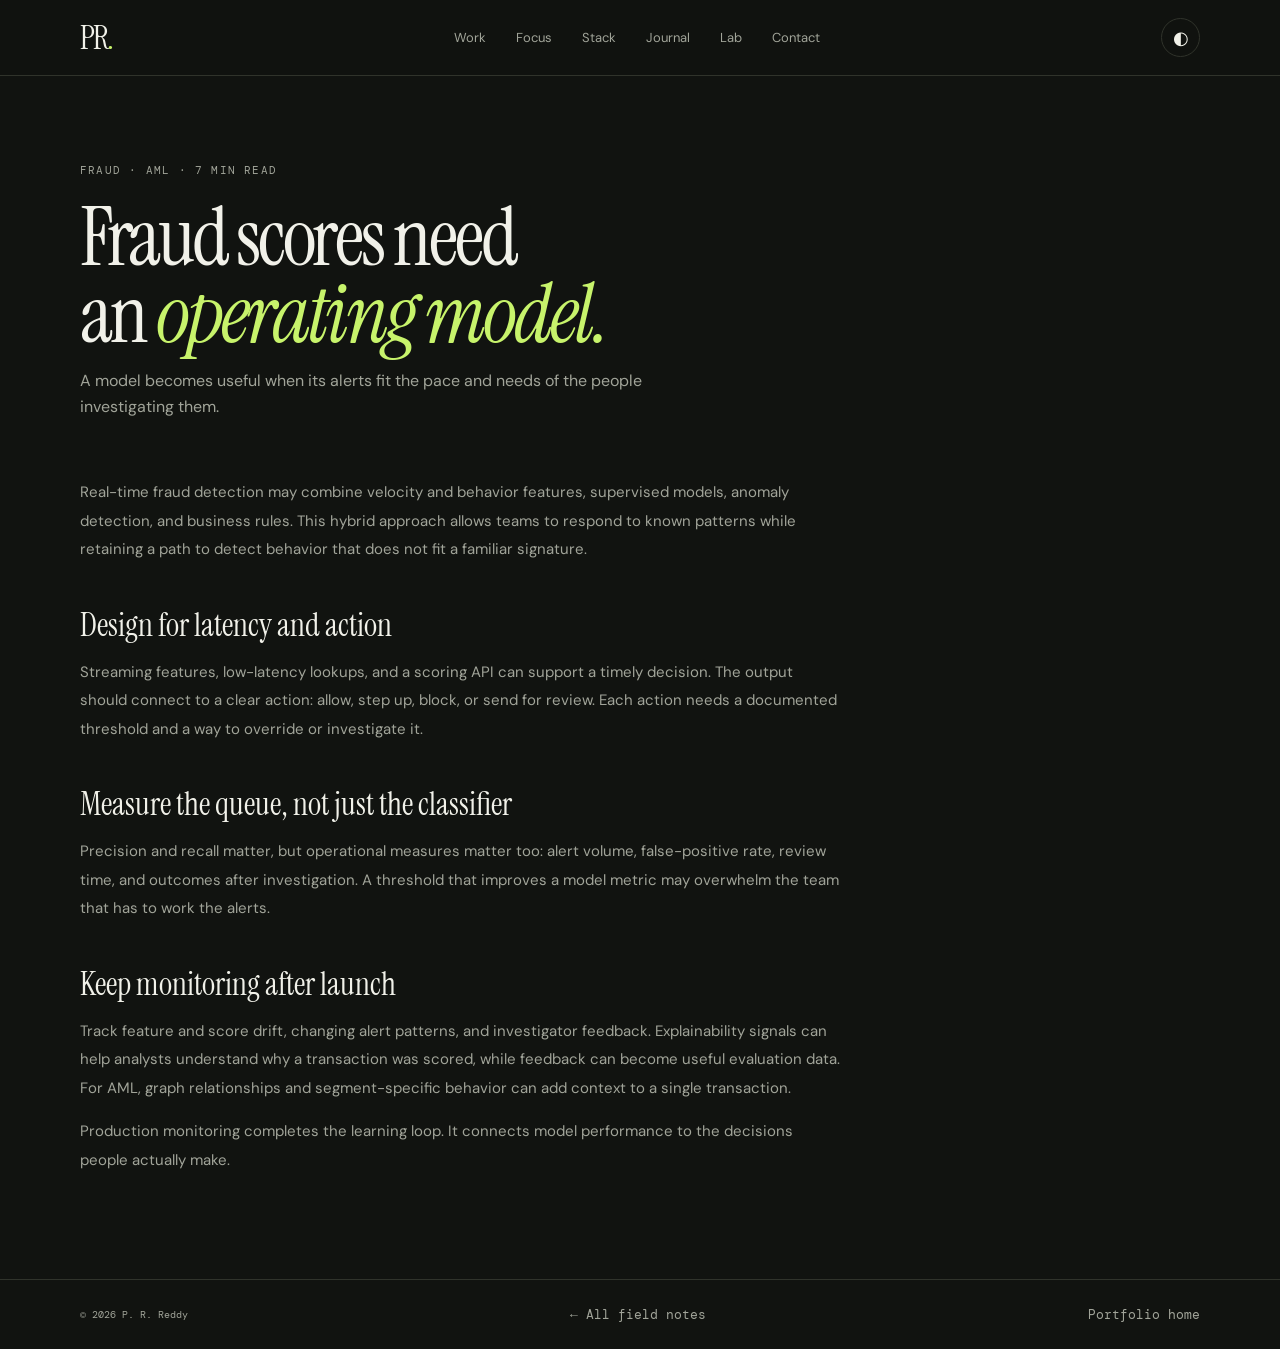
<file: journal/fraud-monitoring.html>
<!doctype html><html lang="en"><head><meta charset="utf-8"><meta name="viewport" content="width=device-width,initial-scale=1"><title>Fraud scores need an operating model | P. R. Reddy</title><link rel="stylesheet" href="../styles.css"><script defer src="../app.js"></script></head><body><header class="site-header"><a class="wordmark" href="../index.html">PR<span>.</span></a><nav class="primary-nav"><a href="../index.html#work">Work</a><a href="../index.html#projects">Focus</a><a href="../index.html#stack">Stack</a><a href="./">Journal</a><a href="../lab/">Lab</a><a href="../index.html#contact">Contact</a></nav><button class="theme-toggle" id="theme-toggle" aria-label="Toggle light and dark theme">◐</button><button class="menu-toggle" aria-label="Open navigation" aria-expanded="false">☰</button></header><main class="section-wrap"><div class="page-hero"><p class="eyebrow">FRAUD · AML · 7 MIN READ</p><h1>Fraud scores need<br>an <em>operating model.</em></h1><p>A model becomes useful when its alerts fit the pace and needs of the people investigating them.</p></div><article class="article-body"><p>Real-time fraud detection may combine velocity and behavior features, supervised models, anomaly detection, and business rules. This hybrid approach allows teams to respond to known patterns while retaining a path to detect behavior that does not fit a familiar signature.</p><h2>Design for latency and action</h2><p>Streaming features, low-latency lookups, and a scoring API can support a timely decision. The output should connect to a clear action: allow, step up, block, or send for review. Each action needs a documented threshold and a way to override or investigate it.</p><h2>Measure the queue, not just the classifier</h2><p>Precision and recall matter, but operational measures matter too: alert volume, false-positive rate, review time, and outcomes after investigation. A threshold that improves a model metric may overwhelm the team that has to work the alerts.</p><h2>Keep monitoring after launch</h2><p>Track feature and score drift, changing alert patterns, and investigator feedback. Explainability signals can help analysts understand why a transaction was scored, while feedback can become useful evaluation data. For AML, graph relationships and segment-specific behavior can add context to a single transaction.</p><p>Production monitoring completes the learning loop. It connects model performance to the decisions people actually make.</p></article></main><footer class="site-footer"><span>© <span id="year">2026</span> P. R. Reddy</span><a href="./">← All field notes</a><a href="../index.html">Portfolio home</a></footer></body></html>
</file>
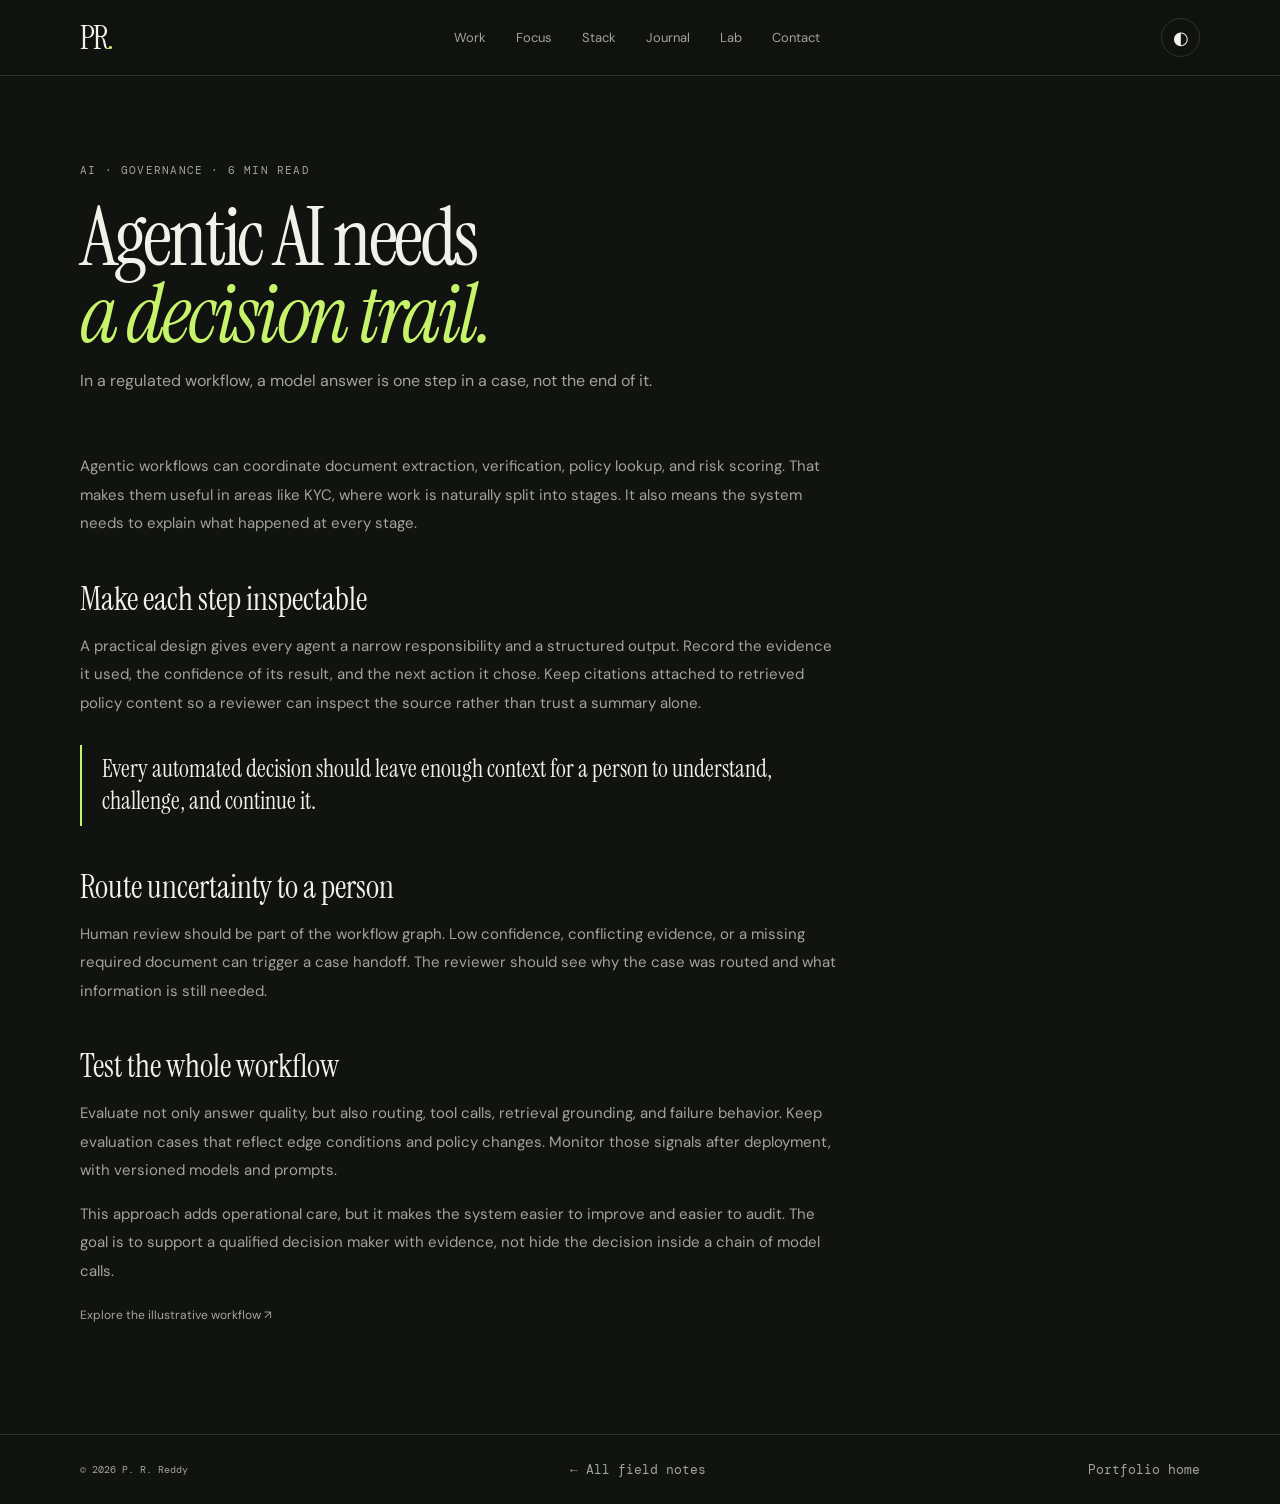
<file: journal/governed-agents.html>
<!doctype html><html lang="en"><head><meta charset="utf-8"><meta name="viewport" content="width=device-width,initial-scale=1"><title>Agentic AI needs a decision trail | P. R. Reddy</title><link rel="stylesheet" href="../styles.css"><script defer src="../app.js"></script></head><body><header class="site-header"><a class="wordmark" href="../index.html">PR<span>.</span></a><nav class="primary-nav"><a href="../index.html#work">Work</a><a href="../index.html#projects">Focus</a><a href="../index.html#stack">Stack</a><a href="./">Journal</a><a href="../lab/">Lab</a><a href="../index.html#contact">Contact</a></nav><button class="theme-toggle" id="theme-toggle" aria-label="Toggle light and dark theme">◐</button><button class="menu-toggle" aria-label="Open navigation" aria-expanded="false">☰</button></header><main class="section-wrap"><div class="page-hero"><p class="eyebrow">AI · GOVERNANCE · 6 MIN READ</p><h1>Agentic AI needs<br><em>a decision trail.</em></h1><p>In a regulated workflow, a model answer is one step in a case, not the end of it.</p></div><article class="article-body"><p>Agentic workflows can coordinate document extraction, verification, policy lookup, and risk scoring. That makes them useful in areas like KYC, where work is naturally split into stages. It also means the system needs to explain what happened at every stage.</p><h2>Make each step inspectable</h2><p>A practical design gives every agent a narrow responsibility and a structured output. Record the evidence it used, the confidence of its result, and the next action it chose. Keep citations attached to retrieved policy content so a reviewer can inspect the source rather than trust a summary alone.</p><blockquote>Every automated decision should leave enough context for a person to understand, challenge, and continue it.</blockquote><h2>Route uncertainty to a person</h2><p>Human review should be part of the workflow graph. Low confidence, conflicting evidence, or a missing required document can trigger a case handoff. The reviewer should see why the case was routed and what information is still needed.</p><h2>Test the whole workflow</h2><p>Evaluate not only answer quality, but also routing, tool calls, retrieval grounding, and failure behavior. Keep evaluation cases that reflect edge conditions and policy changes. Monitor those signals after deployment, with versioned models and prompts.</p><p>This approach adds operational care, but it makes the system easier to improve and easier to audit. The goal is to support a qualified decision maker with evidence, not hide the decision inside a chain of model calls.</p><p><a class="text-link" href="../lab/playground/">Explore the illustrative workflow ↗</a></p></article></main><footer class="site-footer"><span>© <span id="year">2026</span> P. R. Reddy</span><a href="./">← All field notes</a><a href="../index.html">Portfolio home</a></footer></body></html>
</file>
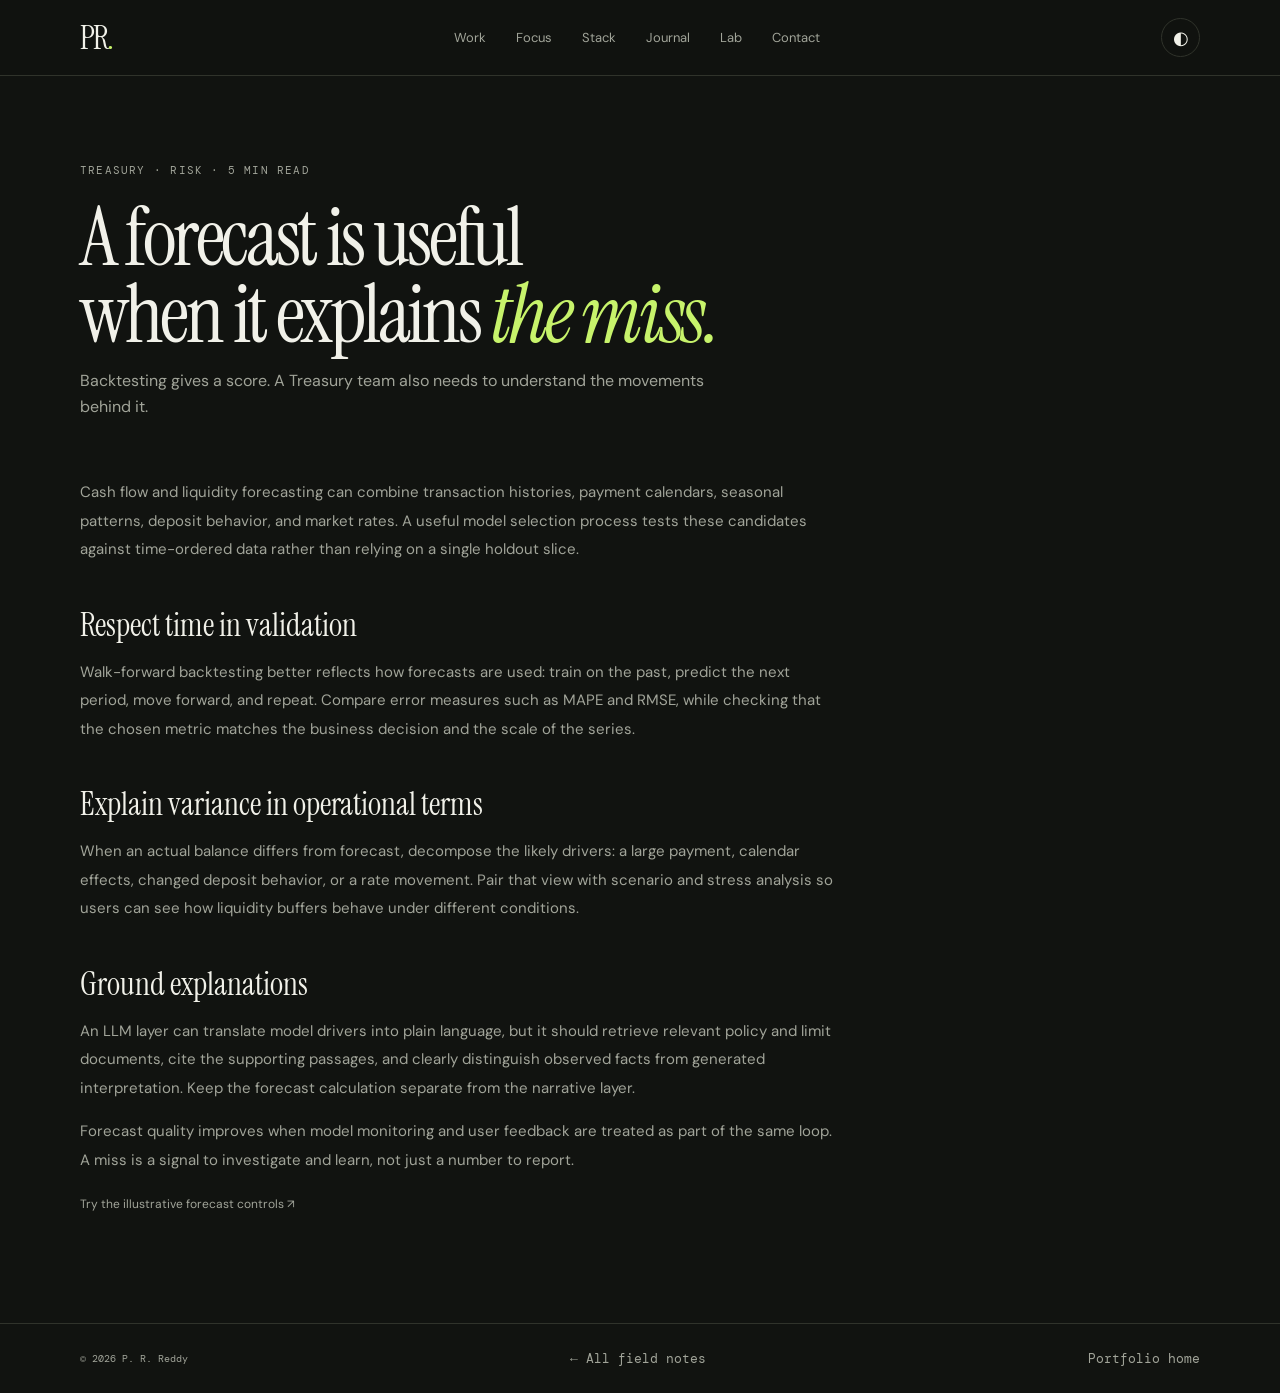
<file: journal/liquidity-forecasting.html>
<!doctype html><html lang="en"><head><meta charset="utf-8"><meta name="viewport" content="width=device-width,initial-scale=1"><title>A forecast should explain the miss | P. R. Reddy</title><link rel="stylesheet" href="../styles.css"><script defer src="../app.js"></script></head><body><header class="site-header"><a class="wordmark" href="../index.html">PR<span>.</span></a><nav class="primary-nav"><a href="../index.html#work">Work</a><a href="../index.html#projects">Focus</a><a href="../index.html#stack">Stack</a><a href="./">Journal</a><a href="../lab/">Lab</a><a href="../index.html#contact">Contact</a></nav><button class="theme-toggle" id="theme-toggle" aria-label="Toggle light and dark theme">◐</button><button class="menu-toggle" aria-label="Open navigation" aria-expanded="false">☰</button></header><main class="section-wrap"><div class="page-hero"><p class="eyebrow">TREASURY · RISK · 5 MIN READ</p><h1>A forecast is useful<br>when it explains <em>the miss.</em></h1><p>Backtesting gives a score. A Treasury team also needs to understand the movements behind it.</p></div><article class="article-body"><p>Cash flow and liquidity forecasting can combine transaction histories, payment calendars, seasonal patterns, deposit behavior, and market rates. A useful model selection process tests these candidates against time-ordered data rather than relying on a single holdout slice.</p><h2>Respect time in validation</h2><p>Walk-forward backtesting better reflects how forecasts are used: train on the past, predict the next period, move forward, and repeat. Compare error measures such as MAPE and RMSE, while checking that the chosen metric matches the business decision and the scale of the series.</p><h2>Explain variance in operational terms</h2><p>When an actual balance differs from forecast, decompose the likely drivers: a large payment, calendar effects, changed deposit behavior, or a rate movement. Pair that view with scenario and stress analysis so users can see how liquidity buffers behave under different conditions.</p><h2>Ground explanations</h2><p>An LLM layer can translate model drivers into plain language, but it should retrieve relevant policy and limit documents, cite the supporting passages, and clearly distinguish observed facts from generated interpretation. Keep the forecast calculation separate from the narrative layer.</p><p>Forecast quality improves when model monitoring and user feedback are treated as part of the same loop. A miss is a signal to investigate and learn, not just a number to report.</p><p><a class="text-link" href="../lab/tools/">Try the illustrative forecast controls ↗</a></p></article></main><footer class="site-footer"><span>© <span id="year">2026</span> P. R. Reddy</span><a href="./">← All field notes</a><a href="../index.html">Portfolio home</a></footer></body></html>
</file>
<file: styles.css>
@import url('https://fonts.googleapis.com/css2?family=DM+Mono:wght@400;500&family=DM+Sans:wght@400;500;600;700&family=Instrument+Serif:ital@0;1&display=swap');
:root{--bg:#111310;--surface:#181a16;--surface2:#1e211b;--text:#f1f1e9;--muted:#a1a499;--line:#30332b;--accent:#c7f36b;--accent-ink:#171912;--serif:'Instrument Serif',Georgia,serif;--sans:'DM Sans',Arial,sans-serif;--mono:'DM Mono',monospace;--wrap:1120px;color-scheme:dark;scroll-behavior:smooth}*{box-sizing:border-box}body{margin:0;background:var(--bg);color:var(--text);font:16px/1.65 var(--sans);-webkit-font-smoothing:antialiased}body.light{--bg:#f5f5ef;--surface:#fff;--surface2:#e9eae2;--text:#22251d;--muted:#62665b;--line:#d5d7cc;--accent:#668c22;--accent-ink:#fff;color-scheme:light}.skip-link{position:absolute;left:-999px;top:1rem;background:var(--accent);color:var(--accent-ink);padding:.7rem;z-index:99}.skip-link:focus{left:1rem}.site-header{height:76px;display:flex;align-items:center;justify-content:space-between;padding:0 max(5vw,calc((100vw - var(--wrap))/2));border-bottom:1px solid var(--line);position:sticky;top:0;z-index:10;background:color-mix(in srgb,var(--bg) 91%,transparent);backdrop-filter:blur(18px)}.wordmark{font:32px var(--serif);text-decoration:none;color:var(--text);letter-spacing:-2px}.wordmark span{color:var(--accent)}.primary-nav{display:flex;gap:30px}.primary-nav a,.site-footer a{color:var(--muted);font-size:13px;text-decoration:none}.primary-nav a:hover,.site-footer a:hover,.text-link:hover{color:var(--accent)}.theme-toggle,.menu-toggle{border:1px solid var(--line);color:var(--text);background:transparent;border-radius:50%;width:39px;height:39px;font-size:18px;cursor:pointer}.menu-toggle{display:none}.section-wrap{width:min(var(--wrap),90%);margin-inline:auto}.hero{display:grid;grid-template-columns:1.15fr .85fr;min-height:590px;align-items:center;gap:6vw;padding-block:68px 80px}.eyebrow{font:11px/1.5 var(--mono);letter-spacing:.11em;color:var(--muted);text-transform:uppercase;margin:0 0 20px}.status-dot{display:inline-block;background:var(--accent);width:7px;height:7px;border-radius:50%;margin-right:8px;box-shadow:0 0 12px var(--accent)}h1,h2,h3,p{margin-top:0}h1{font:clamp(64px,8vw,104px)/.94 var(--serif);letter-spacing:-.04em;margin:0 0 25px}h1 em,h2 em{color:var(--accent);font-weight:400}.hero-lede{font-size:17px;max-width:600px;color:var(--muted);line-height:1.8}.hero-actions{display:flex;align-items:center;gap:18px;flex-wrap:wrap;margin:30px 0}.button{display:inline-flex;align-items:center;gap:18px;text-decoration:none;padding:12px 18px;font-size:13px;border-radius:3px}.button-primary{background:var(--accent);color:var(--accent-ink);font-weight:700}.button-primary:hover{transform:translateY(-2px)}.button-quiet{border:1px solid var(--line);color:var(--text)}.text-link{font-size:12px;color:var(--muted);text-decoration:none}.focus-strip{display:flex;flex-wrap:wrap;gap:10px 20px;margin-top:30px;font:10px var(--mono);letter-spacing:.06em;color:var(--muted)}.focus-strip span:first-child{color:var(--accent)}.hero-art{height:400px;position:relative;display:grid;place-items:center}.orbit{position:absolute;border:1px solid var(--line);border-radius:50%;transform:rotate(-27deg)}.orbit-one{width:340px;height:180px}.orbit-two{width:370px;height:250px;transform:rotate(45deg)}.orbit-core{height:180px;width:180px;border:1px solid color-mix(in srgb,var(--accent) 55%,var(--line));background:radial-gradient(circle at 50% 45%,color-mix(in srgb,var(--accent) 12%,var(--surface)),var(--surface));border-radius:50%;display:flex;align-items:center;justify-content:center;flex-direction:column;box-shadow:0 0 70px color-mix(in srgb,var(--accent) 10%,transparent)}.core-kicker,.core-foot{font:8px var(--mono);letter-spacing:.15em;text-align:center;color:var(--muted)}.core-mark{font:66px/.9 var(--serif);color:var(--accent)}.core-foot{font-size:7px}.orbit-node{position:absolute;border:1px solid var(--line);background:var(--surface);border-radius:2px;padding:7px 10px;font:9px var(--mono);color:var(--accent)}.orbit-node b{color:var(--text);font-weight:400;margin-left:5px}.node-a{top:18%;left:12%}.node-b{top:24%;right:9%}.node-c{bottom:22%;left:7%}.node-d{bottom:16%;right:12%}.art-caption{position:absolute;bottom:0;color:var(--muted);font:9px var(--mono);letter-spacing:.1em}.metrics-band{display:flex;justify-content:center;border-block:1px solid var(--line);background:var(--surface);padding:26px 5%;gap:0}.metrics-band>div{width:250px;padding:2px 34px;border-right:1px solid var(--line);display:flex;flex-direction:column}.metrics-band>div:last-child{border:0}.metrics-band strong{font:38px/1.1 var(--serif)}.metrics-band strong span{color:var(--accent)}.metrics-band small{font:10px var(--mono);color:var(--muted);margin-top:5px}.section-block{padding-block:100px}.section-heading{display:flex;align-items:end;justify-content:space-between;gap:25px;margin-bottom:42px}.section-heading .eyebrow{margin-bottom:9px}.section-heading h2,.contact-inner h2{font:clamp(40px,5vw,63px)/1.02 var(--serif);letter-spacing:-.025em;margin:0}.section-note{color:var(--muted);max-width:310px;font-size:13px;margin:0}.experience-layout{display:grid;grid-template-columns:310px 1fr;gap:50px}.role-list{display:flex;flex-direction:column}.role-tab{background:none;color:var(--muted);border:0;border-left:1px solid var(--line);padding:12px 20px 16px;text-align:left;cursor:pointer;display:flex;flex-direction:column;gap:3px}.role-tab.is-active{border-left:2px solid var(--accent);color:var(--text);background:linear-gradient(90deg,color-mix(in srgb,var(--accent) 6%,transparent),transparent)}.role-tab small,.role-tab span{font:10px var(--mono);color:var(--muted)}.role-tab b{font-size:14px;font-weight:600}.role-panel h3{font-size:22px;margin:0 0 11px}.role-panel h3 span{font-weight:400;color:var(--muted)}.panel-intro{font-size:14px;color:var(--muted);max-width:680px;margin-bottom:25px}.work-grid{display:grid;grid-template-columns:1fr 1fr;gap:20px}.work-grid>div{border-top:1px solid var(--line);padding-top:13px}.work-grid b{font-size:12px}.work-grid p{font-size:12px;line-height:1.7;color:var(--muted);margin:7px 0 0}.tag-row{display:flex;flex-wrap:wrap;gap:7px;margin:20px 0 0}.tag-row span{border:1px solid var(--line);color:var(--muted);font:9px var(--mono);padding:4px 8px;border-radius:2px}.section-tint{max-width:none;background:var(--surface);padding-inline:max(5%,calc((100vw - var(--wrap))/2))}.card-grid{display:grid;grid-template-columns:repeat(3,1fr);gap:15px}.feature-card{border:1px solid var(--line);background:var(--bg);padding:24px;min-height:305px;position:relative}.card-index{font:9px var(--mono);color:var(--muted);letter-spacing:.08em}.card-symbol{font:35px var(--serif);color:var(--accent);margin:25px 0 10px}.feature-card h3{font:27px/1.05 var(--serif);margin-bottom:12px}.feature-card>p{font-size:12px;color:var(--muted);line-height:1.75;min-height:83px}.feature-card .tag-row{margin-top:14px}.skills-grid{display:grid;grid-template-columns:1fr 1fr;gap:0 60px}.skills-grid article{border-top:1px solid var(--line);padding:20px 0 22px}.skills-grid h3{font:11px var(--mono);text-transform:uppercase;color:var(--accent);letter-spacing:.06em;margin-bottom:10px}.skills-grid p{font-size:13px;color:var(--muted);margin:0;line-height:1.8}.education-block{padding-top:55px}.education-grid{display:grid;grid-template-columns:1fr 1fr;gap:60px}.education-grid article{border-top:1px solid var(--line);padding-top:16px}.education-grid span{font:10px var(--mono);color:var(--muted)}.education-grid h3{font:25px/1.2 var(--serif);margin:14px 0 7px}.education-grid p{font-size:12px;color:var(--muted)}.contact-section{background:var(--surface);border-top:1px solid var(--line);padding:88px 0}.contact-inner{text-align:center}.contact-inner h2{font-size:clamp(46px,6vw,76px)}.contact-inner>p:not(.eyebrow){color:var(--muted);font-size:13px;margin:20px 0 27px}.contact-links{display:flex;justify-content:center;gap:24px;flex-wrap:wrap}.contact-links a{font:11px var(--mono);color:var(--text);text-decoration:none}.contact-links a:hover{color:var(--accent)}.copy-email{display:block;margin:18px auto 0;background:transparent;color:var(--muted);border:1px solid var(--line);padding:7px 12px;font:10px var(--mono);cursor:pointer}.site-footer{min-height:70px;border-top:1px solid var(--line);padding:15px max(5vw,calc((100vw - var(--wrap))/2));display:flex;align-items:center;justify-content:space-between;color:var(--muted);font:10px var(--mono)}
/* Inner pages */
.page-hero{padding:86px 0 42px}.page-hero h1{font-size:clamp(55px,8vw,82px);margin:0 0 15px}.page-hero>p:last-child{color:var(--muted);max-width:650px}.timeline-list{position:relative;margin:30px 0 70px;padding-left:32px}.timeline-list:before{content:'';position:absolute;left:7px;top:10px;bottom:12px;border-left:1px solid var(--line)}.timeline-entry{position:relative;padding:0 0 36px 24px}.timeline-entry:before{content:'';position:absolute;left:-29px;top:7px;width:8px;height:8px;background:var(--accent);border-radius:50%;box-shadow:0 0 0 5px var(--bg)}.timeline-entry time{font:10px var(--mono);color:var(--accent)}.timeline-entry h2{font:30px var(--serif);margin:6px 0}.timeline-entry .org{font-size:13px;color:var(--muted)}.timeline-entry p{font-size:13px;max-width:760px}.journal-tools{display:flex;gap:12px;flex-wrap:wrap;margin:28px 0}.journal-tools input{background:var(--surface);border:1px solid var(--line);color:var(--text);padding:10px 13px;min-width:230px;font:12px var(--sans)}.filter-button{background:none;color:var(--muted);border:1px solid var(--line);padding:7px 11px;font:10px var(--mono);cursor:pointer}.filter-button.active{background:var(--accent);border-color:var(--accent);color:var(--accent-ink)}.journal-grid{display:grid;grid-template-columns:repeat(3,1fr);gap:14px;margin-bottom:85px}.journal-card{display:block;text-decoration:none;color:var(--text);background:var(--surface);border:1px solid var(--line);padding:23px;min-height:245px}.journal-card:hover,.lab-card:hover{border-color:var(--accent);transform:translateY(-2px)}.journal-card small,.lab-card small{font:9px var(--mono);color:var(--accent)}.journal-card h2{font:27px/1.1 var(--serif);margin:20px 0 12px}.journal-card p{font-size:12px;line-height:1.7;color:var(--muted)}.journal-card .tag-row{margin-top:15px}.article-body{max-width:760px;padding:0 0 90px}.article-body h2{font:32px var(--serif);margin:40px 0 12px}.article-body p,.article-body li{color:var(--muted);font-size:15px;line-height:1.9}.article-body blockquote{border-left:2px solid var(--accent);margin:28px 0;padding:8px 20px;color:var(--text);font:24px/1.35 var(--serif)}.lab-grid{display:grid;grid-template-columns:1fr 1fr;gap:15px;margin:35px 0 85px}.lab-card{padding:26px;border:1px solid var(--line);background:var(--surface);color:var(--text);text-decoration:none;transition:.2s}.lab-card h2{font:30px var(--serif);margin:20px 0 9px}.lab-card p{font-size:12px;color:var(--muted)}.demo-panel{border:1px solid var(--line);background:var(--surface);padding:24px;margin:25px 0}.demo-panel label{display:block;font:11px var(--mono);color:var(--muted);margin:15px 0 6px}.demo-panel input[type=range]{width:100%;accent-color:var(--accent)}.demo-value{font:28px var(--serif);color:var(--accent)}.demo-result{border-top:1px solid var(--line);padding-top:16px;margin-top:18px}.demo-result strong{font:32px var(--serif);color:var(--accent)}.demo-note{font-size:11px!important;color:var(--muted)}.step-row{display:grid;grid-template-columns:repeat(4,1fr);gap:8px;margin:25px 0}.step-node{padding:13px 9px;border:1px solid var(--line);font:9px var(--mono);text-align:center;color:var(--muted)}.step-node.done{border-color:var(--accent);color:var(--accent)}.play-button{background:var(--accent);color:var(--accent-ink);border:0;padding:10px 15px;font:11px var(--mono);cursor:pointer}.footnote{color:var(--muted);font-size:11px}.empty-state{color:var(--muted);padding:24px;border:1px dashed var(--line)}
@media(max-width:850px){.hero{grid-template-columns:1fr;padding-block:65px 50px}.hero-art{height:310px;order:-1}.hero-art .orbit-one{width:290px}.hero-art .orbit-two{width:310px}.hero-copy{text-align:center}.hero-lede{margin-inline:auto}.hero-actions,.focus-strip{justify-content:center}.metrics-band{display:grid;grid-template-columns:1fr 1fr;gap:15px}.metrics-band>div{width:auto;border-right:0;padding:0}.experience-layout{grid-template-columns:1fr;gap:28px}.role-list{display:grid;grid-template-columns:1fr 1fr}.role-tab{border-left:0;border-top:1px solid var(--line)}.role-tab.is-active{border-top:2px solid var(--accent)}.card-grid{grid-template-columns:1fr 1fr}.section-heading{align-items:start}.journal-grid{grid-template-columns:1fr 1fr}}
@media(max-width:600px){.site-header{height:64px}.primary-nav{display:none;position:absolute;top:63px;left:0;right:0;background:var(--bg);border-bottom:1px solid var(--line);padding:18px 5%;flex-direction:column;gap:13px}.primary-nav.open{display:flex}.menu-toggle{display:block;margin-left:auto;margin-right:10px;border-radius:3px}.hero{padding-top:35px;min-height:0}.hero-art{height:255px}.orbit-one{width:250px!important;height:140px}.orbit-two{width:270px!important;height:190px}.orbit-core{width:140px;height:140px}.core-mark{font-size:54px}.node-a{left:0}.node-b{right:0}.node-c{left:0}.node-d{right:0}.hero-actions{gap:10px}.hero-actions .text-link{width:100%}.focus-strip{font-size:9px;gap:9px 12px}.metrics-band{padding:20px 7%}.metrics-band strong{font-size:32px}.metrics-band small{font-size:8px}.section-block{padding-block:70px}.section-heading{display:block}.section-heading .text-link,.section-note{display:inline-block;margin-top:15px}.role-list{grid-template-columns:1fr 1fr}.role-tab{padding:10px}.role-tab b{font-size:12px}.role-tab small,.role-tab span{font-size:8px}.work-grid,.card-grid,.skills-grid,.education-grid,.journal-grid,.lab-grid{grid-template-columns:1fr}.feature-card{min-height:0}.feature-card>p{min-height:0}.education-grid{gap:25px}.site-footer{flex-wrap:wrap;gap:10px}.contact-section{padding:68px 0}.contact-links{flex-direction:column;gap:12px}.page-hero{padding:60px 0 30px}.timeline-list{padding-left:20px}.timeline-entry{padding-left:17px}.timeline-entry:before{left:-24px}.step-row{grid-template-columns:1fr 1fr}}
</file>
